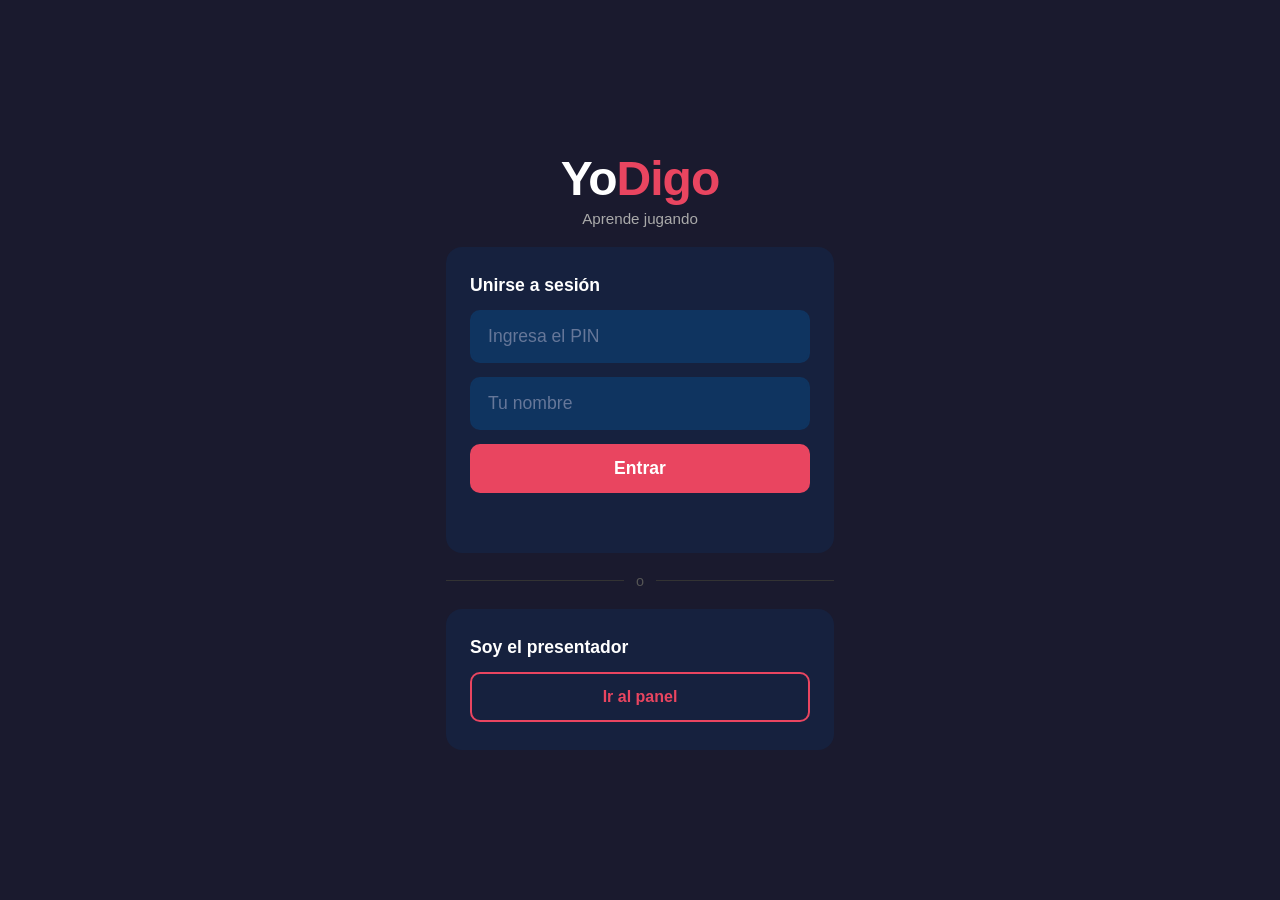
<file: frontend/index.html>
<!DOCTYPE html>
<html lang="es">
<head>
  <meta charset="UTF-8">
  <meta name="viewport" content="width=device-width, initial-scale=1.0">
  <title>YoDigo</title>
  <link rel="stylesheet" href="css/styles.css">
</head>
<body>

  <div class="home-container">

    <!-- LOGO -->
    <div class="logo">
      <h1>Yo<span>Digo</span></h1>
      <p>Aprende jugando</p>
    </div>

    <!-- INGRESAR CON PIN -->
    <div class="card" id="join-card">
      <h2>Unirse a sesión</h2>
      <input
        type="number"
        id="pin-input"
        placeholder="Ingresa el PIN"
        maxlength="6"
      />
      <input
        type="text"
        id="name-input"
        placeholder="Tu nombre"
        maxlength="30"
      />
      <button class="btn-primary" onclick="joinSession()">Entrar</button>
      <p id="join-error" class="error-msg"></p>
    </div>

    <!-- SEPARADOR -->
    <div class="divider">
      <span>o</span>
    </div>

    <!-- ACCESO PRESENTADOR -->
    <div class="card" id="presenter-card">
      <h2>Soy el presentador</h2>
      <button class="btn-secondary" onclick="goToPresenter()">
        Ir al panel
      </button>
    </div>

  </div>

  <script src="js/api.js"></script>
  <script>
    async function joinSession() {
      const pin = document.getElementById('pin-input').value.trim();
      const name = document.getElementById('name-input').value.trim();
      const errorEl = document.getElementById('join-error');

      errorEl.textContent = '';

      if (pin.length !== 6) {
        errorEl.textContent = 'El PIN debe tener 6 dígitos';
        return;
      }
      if (!name) {
        errorEl.textContent = 'Ingresa tu nombre';
        return;
      }

      const btn = document.querySelector('#join-card .btn-primary');
      btn.textContent = 'Buscando...';
      btn.disabled = true;

      const result = await Sessions.getByPin(pin);

      if (!result.success) {
        errorEl.textContent = 'PIN no encontrado';
        btn.textContent = 'Entrar';
        btn.disabled = false;
        return;
      }

      if (result.data.status === 'ended') {
        errorEl.textContent = 'Esta sesión ya terminó';
        btn.textContent = 'Entrar';
        btn.disabled = false;
        return;
      }

      // Guardar datos en sessionStorage
      sessionStorage.setItem('session_id', result.data.id);
      sessionStorage.setItem('session_pin', pin);
      sessionStorage.setItem('participant_name', name);

      // Ir a la vista del participante
      window.location.href = 'participant.html';
    }

    function goToPresenter() {
      window.location.href = 'presenter.html';
    }

    // Permitir Enter en los inputs
    document.getElementById('pin-input').addEventListener('keypress', e => {
      if (e.key === 'Enter') joinSession();
    });
    document.getElementById('name-input').addEventListener('keypress', e => {
      if (e.key === 'Enter') joinSession();
    });
  </script>

</body>
</html>
</file>
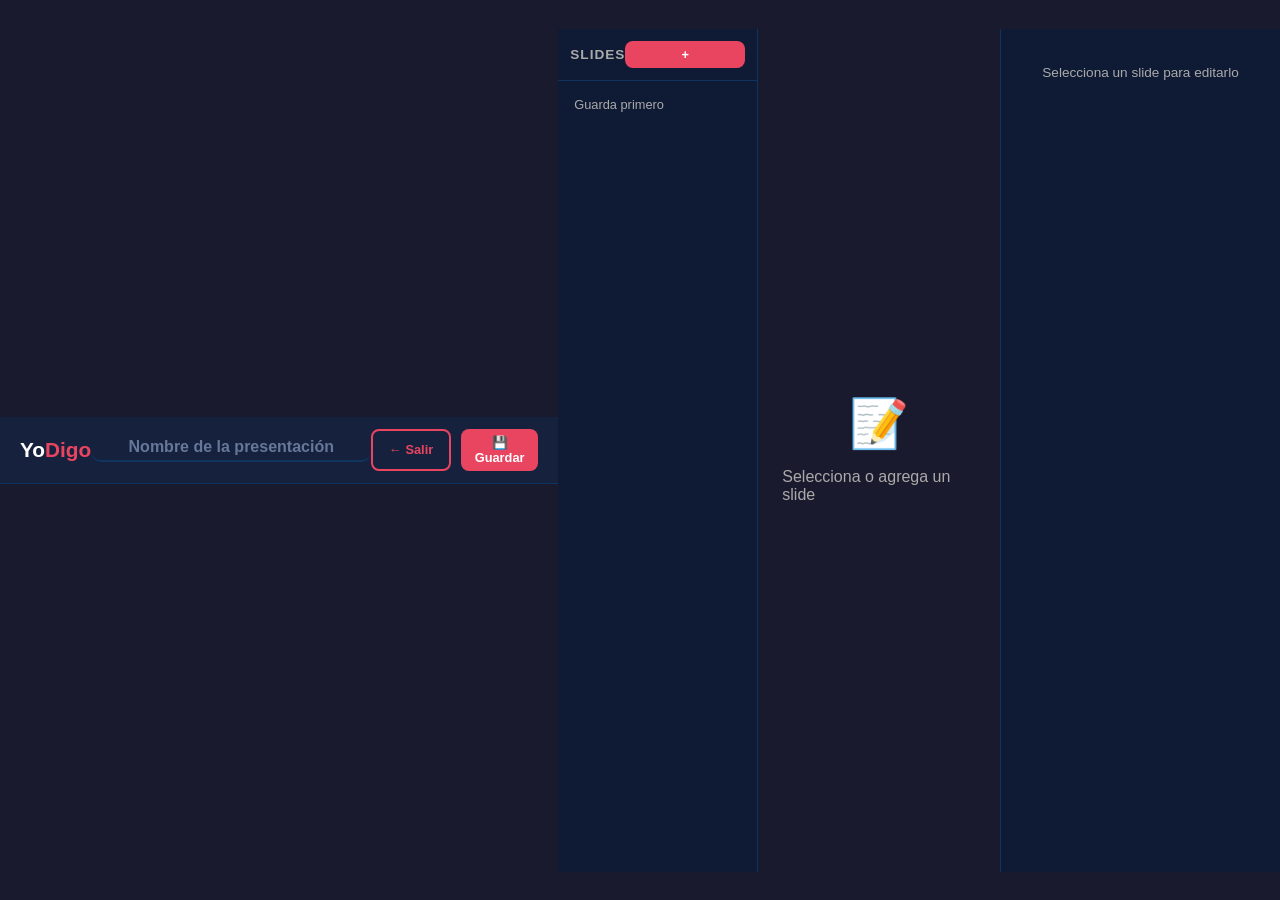
<file: frontend/editor.html>
<!DOCTYPE html>
<html lang="es">
<head>
  <meta charset="UTF-8">
  <meta name="viewport" content="width=device-width, initial-scale=1.0">
  <title>YoDigo — Editor</title>
  <link rel="stylesheet" href="css/styles.css">
  <style>
    * { margin:0; padding:0; box-sizing:border-box; }
    body { font-family:'Segoe UI',sans-serif; background:#1a1a2e; color:#fff; min-height:100vh; }

    /* ── HEADER ── */
    .editor-header {
      display:flex; align-items:center; justify-content:space-between;
      padding:12px 20px; background:#16213e;
      border-bottom:1px solid #0f3460; position:sticky; top:0; z-index:100;
    }
    .logo-small { font-size:1.3rem; font-weight:800; }
    .logo-small span { color:#e94560; }
    .header-center { display:flex; flex-direction:column; align-items:center; gap:4px; }
    .header-center input {
      background:transparent; border:none; border-bottom:2px solid #0f3460;
      color:#fff; font-size:1rem; font-weight:600; text-align:center;
      padding:4px 12px; outline:none; min-width:280px;
    }
    .header-center input:focus { border-color:#e94560; }
    .header-center small { color:#aaa; font-size:0.75rem; }
    .header-actions { display:flex; gap:10px; }

    /* ── LAYOUT PRINCIPAL ── */
    .editor-layout {
      display:grid;
      grid-template-columns:200px 1fr 280px;
      height:calc(100vh - 57px);
    }

    /* ── PANEL IZQUIERDO: LISTA SLIDES ── */
    .slides-sidebar {
      background:#0f1b35; border-right:1px solid #0f3460;
      display:flex; flex-direction:column; overflow:hidden;
    }
    .slides-sidebar-header {
      padding:12px; border-bottom:1px solid #0f3460;
      display:flex; justify-content:space-between; align-items:center;
    }
    .slides-sidebar-header h3 { font-size:0.85rem; color:#aaa; text-transform:uppercase; letter-spacing:1px; }
    .slides-scroll { overflow-y:auto; flex:1; padding:8px; display:flex; flex-direction:column; gap:6px; }

    .slide-thumb {
      background:#16213e; border-radius:8px; padding:10px;
      cursor:pointer; border:2px solid transparent; transition:all 0.15s;
      display:flex; align-items:center; gap:8px;
    }
    .slide-thumb:hover { border-color:#e94560; }
    .slide-thumb.active { border-color:#e94560; background:#1e2d50; }
    .slide-num {
      background:#e94560; color:#fff; border-radius:50%;
      width:22px; height:22px; display:flex; align-items:center;
      justify-content:center; font-size:0.7rem; font-weight:700; flex-shrink:0;
    }
    .slide-thumb-info { overflow:hidden; }
    .slide-type-badge {
      font-size:0.65rem; color:#e94560; text-transform:uppercase;
      letter-spacing:0.5px; font-weight:600;
    }
    .slide-thumb-q {
      font-size:0.78rem; color:#ccc; white-space:nowrap;
      overflow:hidden; text-overflow:ellipsis; max-width:130px;
    }

    /* ── CENTRO: PREVIEW TIPO KAHOOT ── */
    .slide-preview {
      display:flex; flex-direction:column;
      background:#1a1a2e; overflow-y:auto;
    }
    .preview-area {
      flex:1; display:flex; flex-direction:column;
      padding:24px; gap:16px; max-width:720px; margin:0 auto; width:100%;
    }

    .preview-type-selector {
      display:flex; gap:8px; flex-wrap:wrap;
    }
    .type-btn {
      padding:8px 14px; border-radius:20px; border:2px solid #0f3460;
      background:transparent; color:#aaa; font-size:0.8rem; font-weight:600;
      cursor:pointer; transition:all 0.15s;
    }
    .type-btn:hover { border-color:#e94560; color:#fff; }
    .type-btn.active { background:#e94560; border-color:#e94560; color:#fff; }

    /* Pregunta */
    .question-preview {
      background:#16213e; border-radius:16px; padding:20px;
      display:flex; flex-direction:column; gap:12px;
    }
    .question-preview textarea {
      background:transparent; border:none; color:#fff;
      font-size:1.4rem; font-weight:700; width:100%;
      resize:none; outline:none; font-family:inherit; line-height:1.4;
    }
    .question-preview textarea::placeholder { color:#444; }

    /* Imagen */
    .image-area {
      background:#16213e; border-radius:16px; padding:16px;
      display:flex; flex-direction:column; gap:10px; align-items:center;
    }
    .image-preview-box {
      width:100%; max-height:180px; border-radius:10px;
      object-fit:cover; display:none;
    }
    .image-upload-zone {
      width:100%; padding:20px; border:2px dashed #0f3460;
      border-radius:10px; text-align:center; cursor:pointer;
      transition:border 0.2s; color:#aaa; font-size:0.85rem;
    }
    .image-upload-zone:hover { border-color:#e94560; color:#fff; }
    .image-upload-zone input { display:none; }

    /* Opciones múltiple */
    .options-preview {
      display:grid; grid-template-columns:1fr 1fr; gap:12px;
    }
    .option-preview-btn {
      border-radius:12px; padding:18px 16px; border:none;
      font-size:1rem; font-weight:700; color:#fff;
      display:flex; align-items:center; gap:10px; cursor:pointer;
      transition:opacity 0.15s;
    }
    .option-preview-btn:hover { opacity:0.85; }
    .op-0 { background:#e74c3c; }
    .op-1 { background:#2980b9; }
    .op-2 { background:#27ae60; }
    .op-3 { background:#f39c12; }
    .op-icon { font-size:1.2rem; }
    .op-input {
      background:transparent; border:none; color:#fff;
      font-size:0.95rem; font-weight:600; width:100%;
      outline:none; font-family:inherit;
    }
    .op-input::placeholder { color:rgba(255,255,255,0.5); }

    /* Respuesta abierta preview */
    .open-preview {
      background:#16213e; border-radius:12px; padding:20px;
      color:#aaa; text-align:center; font-size:0.95rem;
      border:2px dashed #0f3460;
    }

    /* Blanks preview */
    .blanks-hint {
      background:#16213e; border-radius:12px; padding:16px;
      font-size:0.85rem; color:#aaa; border-left:3px solid #e94560;
    }

    /* Wordcloud preview */
    .wordcloud-preview {
      background:#16213e; border-radius:12px; padding:20px;
      text-align:center; color:#aaa; font-size:0.9rem;
    }

    /* Drawing preview */
    .drawing-preview {
      background:#16213e; border-radius:12px; padding:20px;
      text-align:center; color:#aaa; font-size:0.9rem;
    }

    /* ── PANEL DERECHO: OPCIONES ── */
    .options-sidebar {
      background:#0f1b35; border-left:1px solid #0f3460;
      padding:16px; overflow-y:auto; display:flex; flex-direction:column; gap:16px;
    }
    .options-sidebar h3 { font-size:0.8rem; color:#aaa; text-transform:uppercase; letter-spacing:1px; margin-bottom:4px; }

    .opt-group { display:flex; flex-direction:column; gap:8px; }
    .opt-label { font-size:0.8rem; color:#aaa; }

    .opt-input {
      width:100%; padding:10px 12px; border-radius:8px;
      border:2px solid #1a2a4a; background:#1a2a4a;
      color:#fff; font-size:0.9rem; outline:none; font-family:inherit;
    }
    .opt-input:focus { border-color:#e94560; }

    .correct-selector { display:flex; flex-direction:column; gap:6px; }
    .correct-opt {
      display:flex; align-items:center; gap:8px; padding:8px 10px;
      border-radius:8px; cursor:pointer; border:2px solid transparent;
      transition:all 0.15s; font-size:0.85rem;
    }
    .correct-opt:hover { border-color:#27ae60; }
    .correct-opt.selected { border-color:#27ae60; background:#1a3a2a; }
    .correct-dot { width:12px; height:12px; border-radius:50%; flex-shrink:0; }

    .save-slide-btn {
      width:100%; padding:14px; border-radius:10px; border:none;
      background:#e94560; color:#fff; font-size:1rem; font-weight:700;
      cursor:pointer; transition:background 0.2s; margin-top:auto;
    }
    .save-slide-btn:hover { background:#c73652; }
    .save-slide-btn:disabled { background:#555; cursor:not-allowed; }

    .delete-slide-btn {
      width:100%; padding:10px; border-radius:10px; border:2px solid #c0392b;
      background:transparent; color:#c0392b; font-size:0.85rem; font-weight:600;
      cursor:pointer; transition:all 0.2s;
    }
    .delete-slide-btn:hover { background:#c0392b; color:#fff; }

    .msg { font-size:0.82rem; text-align:center; min-height:16px; }
    .msg.ok  { color:#27ae60; }
    .msg.err { color:#e94560; }

    /* Botones generales */
    .btn-primary {
      padding:10px 18px; border-radius:8px; border:none;
      background:#e94560; color:#fff; font-size:0.9rem;
      font-weight:700; cursor:pointer; transition:background 0.2s;
    }
    .btn-primary:hover { background:#c73652; }
    .btn-secondary {
      padding:10px 18px; border-radius:8px;
      border:2px solid #e94560; background:transparent;
      color:#e94560; font-size:0.9rem; font-weight:600; cursor:pointer;
    }
    .btn-secondary:hover { background:#e94560; color:#fff; }
    .btn-sm { padding:6px 12px; font-size:0.8rem; }
    .hidden { display:none !important; }

    /* Spinner */
    .saving-msg { color:#aaa; font-size:0.82rem; text-align:center; }
  </style>
</head>
<body>

<!-- HEADER -->
<header class="editor-header">
  <div class="logo-small">Yo<span>Digo</span></div>
  <div class="header-center">
    <input type="text" id="pres-name" placeholder="Nombre de la presentación"/>
    <small id="pres-msg" class="saving-msg"></small>
  </div>
  <div class="header-actions">
    <button class="btn-secondary btn-sm" onclick="window.location.href='presenter.html'">← Salir</button>
    <button class="btn-primary btn-sm" onclick="savePresentation()">💾 Guardar</button>
  </div>
</header>

<!-- LAYOUT -->
<div class="editor-layout">

  <!-- SIDEBAR IZQUIERDA: SLIDES -->
  <div class="slides-sidebar">
    <div class="slides-sidebar-header">
      <h3>Slides</h3>
      <button class="btn-primary btn-sm" onclick="addSlide()">+</button>
    </div>
    <div class="slides-scroll" id="slides-list">
      <p style="color:#aaa;font-size:0.8rem;padding:8px">Guarda primero</p>
    </div>
  </div>

  <!-- CENTRO: PREVIEW -->
  <div class="slide-preview" id="slide-preview">
    <div class="preview-area" id="preview-area">
      <div style="display:flex;flex-direction:column;align-items:center;justify-content:center;height:100%;gap:16px;color:#aaa">
        <div style="font-size:3rem">📝</div>
        <p>Selecciona o agrega un slide</p>
      </div>
    </div>
  </div>

  <!-- SIDEBAR DERECHA: OPCIONES -->
  <div class="options-sidebar" id="options-sidebar">
    <div style="color:#aaa;font-size:0.85rem;text-align:center;padding:20px 0">
      Selecciona un slide para editarlo
    </div>
  </div>

</div>

<script src="js/api.js"></script>
<script>
// ── ESTADO ────────────────────────────────────────────────────
let presentationId = null;
let slides = [];
let currentSlideId = null;
let currentType = 'multiple';
const COLORS = ['#e74c3c','#2980b9','#27ae60','#f39c12'];
const ICONS  = ['▲','◆','●','★'];

// ── INICIO ────────────────────────────────────────────────────
window.addEventListener('load', async () => {
  const params = new URLSearchParams(window.location.search);
  const id = params.get('id');
  if (id) {
    presentationId = id;
    await loadPresentation(id);
    await loadSlides();
  }
});

async function loadPresentation(id) {
  const result = await Presentations.get(id);
  if (result.success) {
    document.getElementById('pres-name').value = result.data.name || '';
  }
}

// ── GUARDAR PRESENTACIÓN ──────────────────────────────────────
async function savePresentation() {
  const name = document.getElementById('pres-name').value.trim();
  const msg  = document.getElementById('pres-msg');
  if (!name) { msg.textContent = 'Escribe un nombre'; return; }

  msg.textContent = 'Guardando...';
  let result;
  if (presentationId) {
    result = await Presentations.update({ id: presentationId, name });
  } else {
    result = await Presentations.create({ name });
    if (result.success) presentationId = result.id;
  }
  msg.textContent = result.success ? '✓ Guardado' : 'Error';
  if (result.success) await loadSlides();
}

// ── SLIDES ────────────────────────────────────────────────────
async function loadSlides() {
  if (!presentationId) return;
  const result = await Slides.getAll(presentationId);
  slides = result.data || [];
  renderSlidesList();
}

function renderSlidesList() {
  const list = document.getElementById('slides-list');
  if (!slides.length) {
    list.innerHTML = '<p style="color:#aaa;font-size:0.8rem;padding:8px">Sin slides aún</p>';
    return;
  }
  list.innerHTML = slides.map((s, i) => `
    <div class="slide-thumb ${s.id === currentSlideId ? 'active' : ''}"
      onclick="selectSlide('${s.id}')">
      <div class="slide-num">${i+1}</div>
      <div class="slide-thumb-info">
        <div class="slide-type-badge">${typeLabel(s.type)}</div>
        <div class="slide-thumb-q">${s.question || 'Sin pregunta'}</div>
      </div>
    </div>
  `).join('');
}

function selectSlide(id) {
  currentSlideId = id;
  const slide = slides.find(s => s.id === id);
  if (!slide) return;
  currentType = slide.type || 'multiple';
  renderSlidesList();
  renderPreview(slide);
  renderOptionsSidebar(slide);
}

async function addSlide() {
  if (!presentationId) { alert('Guarda la presentación primero'); return; }
  const result = await Slides.create({
    presentation_id: presentationId,
    type: 'multiple',
    question: '',
    options: 'Opción A,Opción B,Opción C,Opción D',
    correct: '',
    media_url: ''
  });
  if (result.success) {
    await loadSlides();
    selectSlide(result.id);
  }
}

// ── PREVIEW CENTRAL ───────────────────────────────────────────
function renderPreview(slide) {
  const area = document.getElementById('preview-area');
  const opts = slide.options ? slide.options.split(',') : ['Opción A','Opción B','Opción C','Opción D'];

  area.innerHTML = `
    <!-- Selector de tipo -->
    <div class="preview-type-selector">
      ${['multiple','open','blanks','wordcloud','drawing'].map(t => `
        <button class="type-btn ${slide.type===t?'active':''}"
          onclick="changeType('${t}')">${typeLabel(t)}</button>
      `).join('')}
    </div>

    <!-- Imagen -->
    <div class="image-area">
      ${slide.media_url
        ? `<img id="img-preview" class="image-preview-box" src="${slide.media_url}"
             style="display:block" onerror="this.style.display='none'"/>`
        : `<img id="img-preview" class="image-preview-box"/>`
      }
      <div class="image-upload-zone" onclick="document.getElementById('img-upload').click()">
        <input type="file" id="img-upload" accept="image/*" onchange="handleImageUpload(event)"/>
        📷 Haz clic para subir una imagen
      </div>
    </div>

    <!-- Pregunta -->
    <div class="question-preview">
      <textarea id="q-text" rows="3"
        placeholder="Escribe tu pregunta aquí..."
        oninput="syncQuestion()">${slide.question || ''}</textarea>
    </div>

    <!-- Respuestas según tipo -->
    <div id="answers-area">
      ${renderAnswersArea(slide, opts)}
    </div>
  `;
}

function renderAnswersArea(slide, opts) {
  switch(slide.type) {
    case 'multiple':
      return `<div class="options-preview">
        ${opts.map((o,i) => `
          <button class="option-preview-btn op-${i}">
            <span class="op-icon">${ICONS[i]}</span>
            <input class="op-input" type="text" value="${o.trim()}"
              placeholder="Opción ${i+1}"
              oninput="syncOptions()"
              id="opt-${i}"/>
          </button>
        `).join('')}
      </div>`;
    case 'open':
      return `<div class="open-preview">
        📝 Los participantes escribirán su respuesta libremente
      </div>`;
    case 'blanks':
      return `<div class="blanks-hint">
        💡 Usa <strong>___</strong> en la pregunta para marcar el espacio en blanco.<br>
        Ej: "El cielo es ___ de color"
      </div>`;
    case 'wordcloud':
      return `<div class="wordcloud-preview">
        ☁️ Los participantes enviarán una palabra — se mostrará como nube
      </div>`;
    case 'drawing':
      return `<div class="drawing-preview">
        🎨 Los participantes dibujarán su respuesta en un canvas
      </div>`;
    default: return '';
  }
}

// ── SIDEBAR DERECHA ───────────────────────────────────────────
function renderOptionsSidebar(slide) {
  const opts = slide.options ? slide.options.split(',') : [];
  const sidebar = document.getElementById('options-sidebar');

  sidebar.innerHTML = `
    <h3>Configuración</h3>

    ${slide.type === 'multiple' ? `
      <div class="opt-group">
        <div class="opt-label">Respuesta correcta</div>
        <div class="correct-selector" id="correct-selector">
          ${opts.map((o,i) => `
            <div class="correct-opt ${slide.correct===o.trim()?'selected':''}"
              onclick="selectCorrect('${o.trim()}')"
              id="correct-${i}">
              <div class="correct-dot" style="background:${COLORS[i]}"></div>
              <span>${o.trim()}</span>
            </div>
          `).join('')}
        </div>
      </div>
    ` : ''}

    ${slide.type === 'blanks' ? `
      <div class="opt-group">
        <div class="opt-label">Respuesta correcta esperada</div>
        <input class="opt-input" type="text" id="blanks-correct"
          value="${slide.correct || ''}" placeholder="Respuesta exacta"/>
      </div>
    ` : ''}

    ${slide.type === 'open' || slide.type === 'wordcloud' || slide.type === 'drawing' ? `
      <div style="color:#aaa;font-size:0.82rem;padding:8px 0">
        Este tipo no requiere respuesta correcta
      </div>
    ` : ''}

    <div class="opt-group">
      <div class="opt-label">URL de imagen (alternativa)</div>
      <input class="opt-input" type="text" id="media-url"
        value="${slide.media_url || ''}" placeholder="https://..."
        oninput="syncMediaUrl()"/>
    </div>

    <div style="margin-top:auto;display:flex;flex-direction:column;gap:8px">
      <p class="msg" id="slide-msg"></p>
      <button class="save-slide-btn" onclick="saveSlide()">💾 Guardar slide</button>
      <button class="delete-slide-btn" onclick="deleteCurrentSlide()">🗑 Eliminar slide</button>
    </div>
  `;
}

// ── SYNC ──────────────────────────────────────────────────────
function syncQuestion() {
  // solo actualiza en memoria, se guarda al hacer click
}

function syncOptions() {
  // actualiza el selector de correcta en sidebar
  const slide = slides.find(s => s.id === currentSlideId);
  if (!slide) return;
  const opts = [0,1,2,3].map(i => {
    const el = document.getElementById(`opt-${i}`);
    return el ? el.value.trim() : '';
  }).filter(Boolean);

  const selector = document.getElementById('correct-selector');
  if (!selector) return;
  selector.innerHTML = opts.map((o,i) => `
    <div class="correct-opt ${slide.correct===o?'selected':''}"
      onclick="selectCorrect('${o}')" id="correct-${i}">
      <div class="correct-dot" style="background:${COLORS[i]}"></div>
      <span>${o}</span>
    </div>
  `).join('');
}

function selectCorrect(val) {
  document.querySelectorAll('.correct-opt').forEach(el => el.classList.remove('selected'));
  const slide = slides.find(s => s.id === currentSlideId);
  if (slide) slide.correct = val;
  // resaltar el seleccionado
  document.querySelectorAll('.correct-opt').forEach(el => {
    if (el.querySelector('span') && el.querySelector('span').textContent === val) {
      el.classList.add('selected');
    }
  });
}

function syncMediaUrl() {
  const url = document.getElementById('media-url').value.trim();
  const img = document.getElementById('img-preview');
  if (img && url) { img.src = url; img.style.display = 'block'; }
}

// ── SUBIR IMAGEN ──────────────────────────────────────────────
async function handleImageUpload(event) {
  const file = event.target.files[0];
  if (!file) return;

  // Preview local inmediato
  const reader = new FileReader();
  reader.onload = e => {
    const img = document.getElementById('img-preview');
    if (img) { img.src = e.target.result; img.style.display = 'block'; }
  };
  reader.readAsDataURL(file);

  // Subir a Apps Script (como base64)
  const base64 = await fileToBase64(file);
  const result = await apiCall('uploadImage', {
    name: file.name,
    type: file.type,
    data: base64
  });

  if (result.success) {
    const urlInput = document.getElementById('media-url');
    if (urlInput) urlInput.value = result.url;
  }
}

function fileToBase64(file) {
  return new Promise((res, rej) => {
    const r = new FileReader();
    r.onload  = () => res(r.result.split(',')[1]);
    r.onerror = rej;
    r.readAsDataURL(file);
  });
}

// ── CAMBIAR TIPO ──────────────────────────────────────────────
function changeType(type) {
  currentType = type;
  const slide = slides.find(s => s.id === currentSlideId);
  if (!slide) return;
  slide.type = type;
  renderPreview(slide);
  renderOptionsSidebar(slide);
}

// ── GUARDAR SLIDE ─────────────────────────────────────────────
async function saveSlide() {
  if (!currentSlideId) return;
  const msg = document.getElementById('slide-msg');
  msg.textContent = 'Guardando...';
  msg.className = 'msg';

  const opts = [0,1,2,3].map(i => {
    const el = document.getElementById(`opt-${i}`);
    return el ? el.value.trim() : null;
  }).filter(Boolean);

  const slide = slides.find(s => s.id === currentSlideId);

  const data = {
    id:       currentSlideId,
    type:     currentType,
    question: document.getElementById('q-text')?.value.trim() || '',
    options:  opts.join(','),
    correct:  currentType === 'blanks'
              ? (document.getElementById('blanks-correct')?.value.trim() || '')
              : (slide?.correct || ''),
    media_url: document.getElementById('media-url')?.value.trim() || ''
  };

  const result = await Slides.update(data);
  msg.textContent = result.success ? '✓ Guardado' : '✗ Error';
  msg.className   = result.success ? 'msg ok' : 'msg err';
  if (result.success) await loadSlides();
}

async function deleteCurrentSlide() {
  if (!currentSlideId || !confirm('¿Eliminar este slide?')) return;
  await Slides.delete(currentSlideId);
  currentSlideId = null;
  document.getElementById('preview-area').innerHTML = `
    <div style="display:flex;flex-direction:column;align-items:center;
      justify-content:center;height:100%;gap:16px;color:#aaa">
      <div style="font-size:3rem">📝</div>
      <p>Selecciona o agrega un slide</p>
    </div>`;
  document.getElementById('options-sidebar').innerHTML =
    '<div style="color:#aaa;font-size:0.85rem;text-align:center;padding:20px 0">Selecciona un slide</div>';
  await loadSlides();
}

// ── HELPERS ───────────────────────────────────────────────────
function typeLabel(type) {
  return { multiple:'Múltiple', open:'Abierta', blanks:'Espacios',
           wordcloud:'Nube', drawing:'Dibujo' }[type] || type;
}
</script>

</body>
</html>
</file>
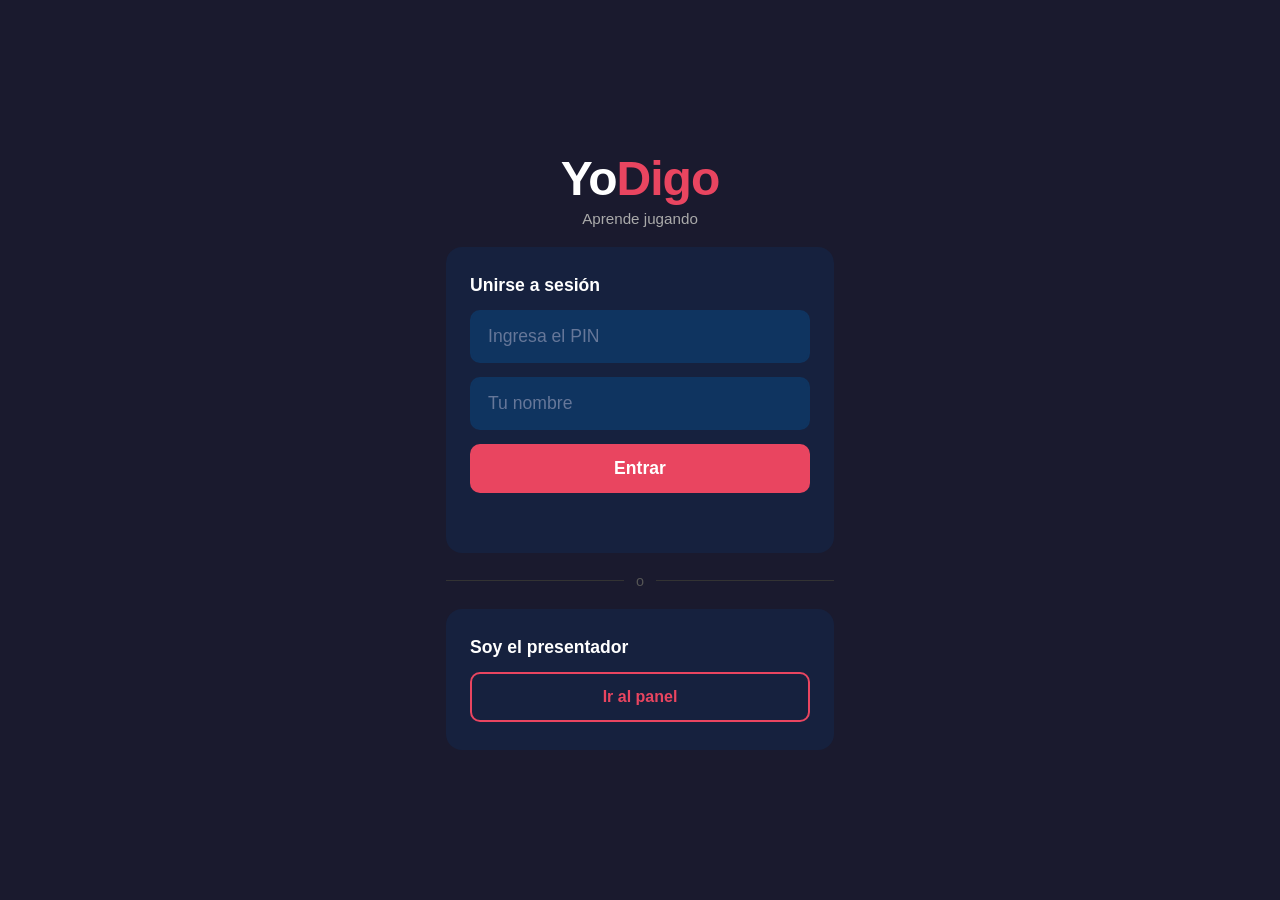
<file: frontend/participant.html>
<!DOCTYPE html>
<html lang="es">
<head>
  <meta charset="UTF-8">
  <meta name="viewport" content="width=device-width, initial-scale=1.0">
  <title>YoDigo — Participante</title>
  <link rel="stylesheet" href="css/styles.css">
  <link rel="stylesheet" href="css/participant.css">
</head>
<body>

  <header class="participant-header">
    <div class="logo-small">Yo<span>Digo</span></div>
    <span id="participant-name-header"></span>
  </header>

  <main class="participant-main">

    <!-- SALA DE ESPERA -->
    <div id="view-waiting" class="view">
      <div class="waiting-screen">
        <div class="pulse-circle"></div>
        <h2>Esperando que inicie la sesión...</h2>
        <p id="waiting-name"></p>
      </div>
    </div>

    <!-- PREGUNTA ACTIVA -->
    <div id="view-question" class="view hidden">
      <div id="question-container"></div>
    </div>

    <!-- RESPUESTA ENVIADA -->
    <div id="view-answered" class="view hidden">
      <div class="answered-screen">
        <div class="check-circle">✓</div>
        <h2>¡Respuesta enviada!</h2>
        <p>Espera la siguiente pregunta...</p>
      </div>
    </div>

    <!-- SESIÓN TERMINADA -->
    <div id="view-ended" class="view hidden">
      <div class="ended-screen">
        <h1>🎉</h1>
        <h2>¡Sesión finalizada!</h2>
        <p>Gracias por participar</p>
        <button class="btn-primary" onclick="window.location.href='index.html'">
          Volver al inicio
        </button>
      </div>
    </div>

  </main>

  <script src="js/api.js"></script>
  <script src="js/questions/multiple.js"></script>
  <script src="js/questions/open.js"></script>
  <script src="js/questions/blanks.js"></script>
  <script src="js/questions/wordcloud.js"></script>
  <script src="js/questions/drawing.js"></script>
  <script>
        // ── ESTADO ───────────────────────────────────────────────
    const sessionId   = sessionStorage.getItem('session_id');
    const sessionPin  = sessionStorage.getItem('session_pin');
    const participant = sessionStorage.getItem('participant_name');

    let currentSlide    = null;
    let pollingInterval = null;
    let lastSlideId     = null;
    let answered        = false;

    // ── INICIO ───────────────────────────────────────────────
    window.addEventListener('load', () => {
      if (!sessionId || !participant) {
        window.location.href = 'index.html';
        return;
      }

      document.getElementById('participant-name-header').textContent = participant;
      document.getElementById('waiting-name').textContent = `Hola, ${participant} 👋`;

      // Ping de conexión
      Responses.save({
        session_id:  sessionId,
        slide_id:    'ping_' + sessionId,
        participant: participant,
        answer:      'connected'
      });

      startPolling();
    });

    // ── POLLING ──────────────────────────────────────────────
    function startPolling() {
      pollingInterval = setInterval(checkSession, 2500);
    }

    async function checkSession() {
      const result = await Sessions.getById(sessionId);
      if (!result.success) return;

      const session = result.data;

      if (session.status === 'ended') {
        clearInterval(pollingInterval);
        showView('view-ended');
        return;
      }

      if (session.status === 'active') {
        await checkCurrentSlide(session);
      }
    }

    async function checkCurrentSlide(session) {
      const slidesResult = await Slides.getAll(session.presentation_id);
      if (!slidesResult.success || !slidesResult.data.length) return;

      const activeSlide = slidesResult.data.find(s => s.id === session.current_slide)
                      || slidesResult.data[0];

      if (activeSlide.id !== lastSlideId) {
        lastSlideId = activeSlide.id;
        currentSlide = activeSlide;
        answered = false;
        showQuestion(activeSlide);
      }
    }

    // ── MOSTRAR PREGUNTA ─────────────────────────────────────
    function showQuestion(slide) {
      const container = document.getElementById('question-container');

      switch (slide.type) {
        case 'multiple':  container.innerHTML = renderMultiple(slide);  break;
        case 'open':      container.innerHTML = renderOpen(slide);      break;
        case 'blanks':    container.innerHTML = renderBlanks(slide);    break;
        case 'wordcloud': container.innerHTML = renderWordcloud(slide); break;
        case 'drawing':
          container.innerHTML = renderDrawing(slide);
          initDrawing();
          break;
      }

      showView('view-question');
    }

    // ── ENVIAR RESPUESTA ─────────────────────────────────────
    async function submitAnswer(answer) {
      if (answered) return;
      answered = true;

      const result = await Responses.save({
        session_id:  sessionId,
        slide_id:    currentSlide.id,
        participant: participant,
        answer:      answer
      });

      if (result.success) {
        showView('view-answered');
      } else {
        answered = false;
        alert(result.message || 'Error al enviar');
      }
    }

    // ── NAVEGACIÓN ───────────────────────────────────────────
    function showView(id) {
      document.querySelectorAll('.view').forEach(v => v.classList.add('hidden'));
      document.getElementById(id).classList.remove('hidden');
    }
  </script>

</body>
</html>
</file>
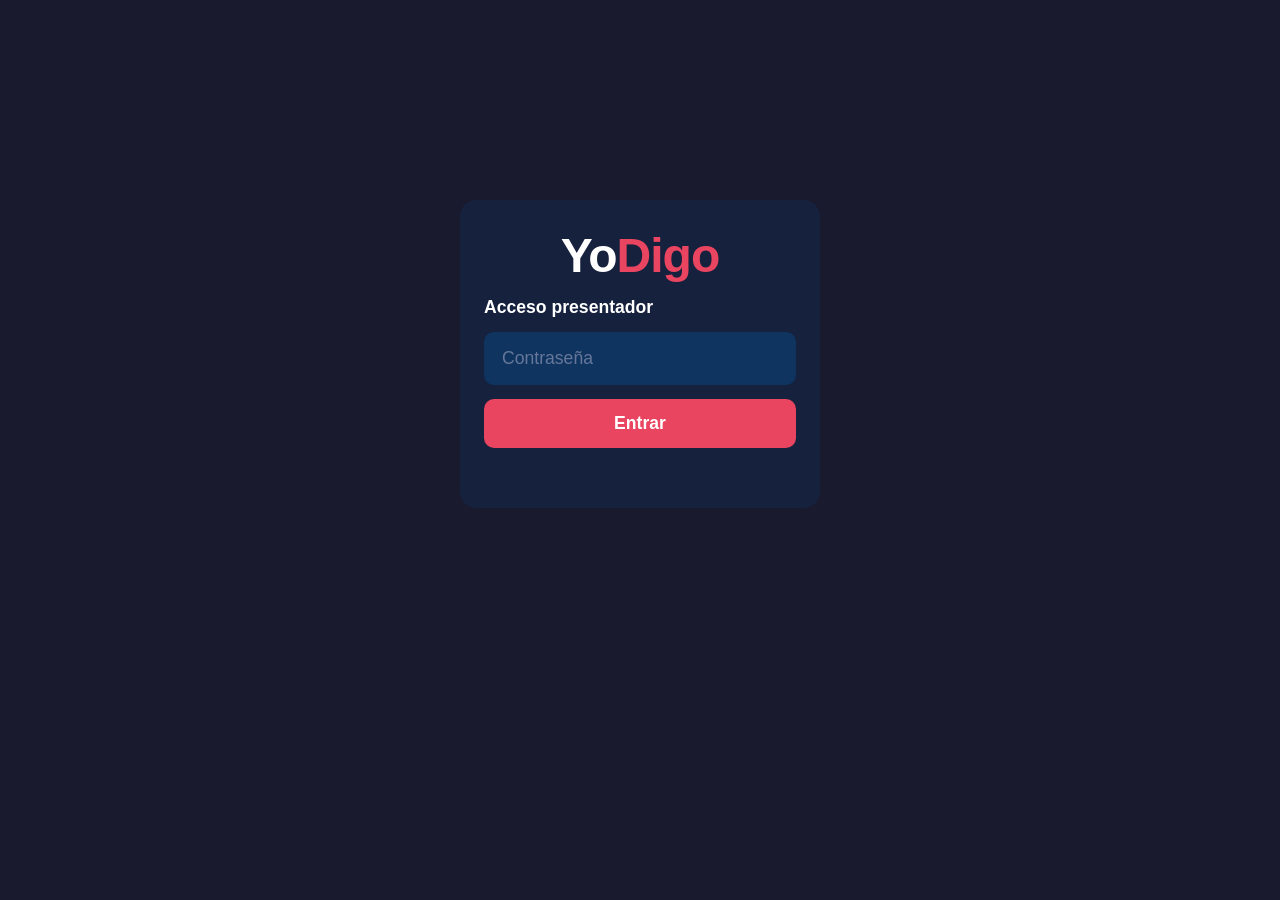
<file: frontend/presenter.html>
<!DOCTYPE html>
<html lang="es">
<head>
  <meta charset="UTF-8">
  <meta name="viewport" content="width=device-width, initial-scale=1.0">
  <title>YoDigo — Presentador</title>
  <link rel="stylesheet" href="css/styles.css">
  <link rel="stylesheet" href="css/presenter.css">
</head>
<body>

  <!-- PANTALLA DE ACCESO -->
  <div id="view-login" class="login-overlay">
    <div class="card" style="max-width:360px;margin:auto;margin-top:20vh">
      <div class="logo" style="text-align:center">
        <h1>Yo<span style="color:#e94560">Digo</span></h1>
      </div>
      <h2>Acceso presentador</h2>
      <input type="password" id="pass-input" placeholder="Contraseña"/>
      <button class="btn-primary" onclick="checkPassword()">Entrar</button>
      <p id="pass-error" class="error-msg"></p>
    </div>
  </div>

  <!-- HEADER -->
  <header class="presenter-header">
    <div class="logo-small">Yo<span>Digo</span></div>
    <div id="session-info" class="session-info hidden">
      <span>PIN: <strong id="session-pin">------</strong></span>
      <span id="participant-count">0 participantes</span>
    </div>
    <button class="btn-danger" id="end-btn" onclick="endSession()" style="display:none">
      Terminar sesión
    </button>
  </header>

  <!-- CONTENIDO PRINCIPAL -->
  <main class="presenter-main">

    <!-- VISTA 1: Seleccionar presentación -->
    <div id="view-select" class="view hidden">
      <h2>Selecciona una presentación</h2>
      <button class="btn-primary btn-sm" onclick="goToEditor()">
        + Nueva presentación
      </button>
      <div id="presentations-list" class="presentations-list">
        <p class="loading-msg">Cargando...</p>
      </div>
    </div>

    <!-- VISTA 2: Sala de espera -->
    <div id="view-waiting" class="view hidden">
      <div class="waiting-room">
        <h2>Sala de espera</h2>
        <div class="pin-display">
          <p>PIN de sesión</p>
          <h1 id="big-pin">------</h1>
        </div>
        <div class="participants-box">
          <p id="waiting-count">Esperando participantes...</p>
          <div id="participants-names" class="participants-names"></div>
        </div>
        <button class="btn-primary" onclick="startPresentation()">
          Iniciar presentación
        </button>
      </div>
    </div>

    <!-- VISTA 3: Presentación activa -->
    <div id="view-presenting" class="view hidden">
      <div class="slide-header">
        <span id="slide-counter">Slide 1 / 1</span>
        <div class="slide-controls">
          <button class="btn-secondary btn-sm" onclick="prevSlide()">← Anterior</button>
          <button class="btn-primary btn-sm" onclick="nextSlide()">Siguiente →</button>
        </div>
      </div>
      <div id="slide-display" class="slide-display"></div>
      <div class="responses-panel">
        <h3>Respuestas: <span id="response-count">0</span></h3>
        <div id="responses-display"></div>
      </div>
    </div>

  </main>

  <script src="js/api.js"></script>
  <script>
    // ── ESTADO ───────────────────────────────────────────────
    const PRESENTER_PASS  = 'yodigo2024';
    let currentSession    = null;
    let currentSlides     = [];
    let currentSlideIndex = 0;
    let pollingInterval   = null;

    // ── INICIO ───────────────────────────────────────────────
    window.addEventListener('load', () => {
      document.getElementById('pass-input').addEventListener('keypress', e => {
        if (e.key === 'Enter') checkPassword();
      });
    });

    // ── CONTRASEÑA ───────────────────────────────────────────
    function checkPassword() {
      const input = document.getElementById('pass-input').value;
      if (input === PRESENTER_PASS) {
        document.getElementById('view-login').style.display = 'none';
        showView('view-select');
        loadPresentations();
      } else {
        document.getElementById('pass-error').textContent = 'Contraseña incorrecta';
      }
    }

    // ── PRESENTACIONES ───────────────────────────────────────
    async function loadPresentations() {
      const result = await Presentations.getAll();
      const list = document.getElementById('presentations-list');

      if (!result.success || result.data.length === 0) {
        list.innerHTML = '<p class="loading-msg">No hay presentaciones aún. Crea una.</p>';
        return;
      }

      list.innerHTML = result.data.map(p => `
        <div class="presentation-card">
          <div>
            <strong>${p.name}</strong>
            <small>${p.description || ''}</small>
          </div>
          <div class="card-actions">
            <button class="btn-secondary btn-sm" onclick="editPresentation('${p.id}')">Editar</button>
            <button class="btn-primary btn-sm" onclick="startSession('${p.id}')">Iniciar</button>
          </div>
        </div>
      `).join('');
    }

    // ── SESIÓN ───────────────────────────────────────────────
    async function startSession(presentation_id) {
      const result = await Sessions.create(presentation_id);
      if (!result.success) { alert('Error al crear sesión'); return; }

      currentSession = result;
      document.getElementById('session-pin').textContent = result.pin;
      document.getElementById('big-pin').textContent = result.pin;
      document.getElementById('session-info').classList.remove('hidden');
      document.getElementById('end-btn').style.display = 'block';

      showView('view-waiting');
      startPollingParticipants();
    }

    async function startPresentation() {
      await Sessions.update({ id: currentSession.id, status: 'active' });
      const slidesResult = await Slides.getAll(currentSession.presentation_id);
      currentSlides = slidesResult.data;
      currentSlideIndex = 0;

      await Sessions.setSlide(currentSession.id, currentSlides[0].id);

      stopPolling();
      showView('view-presenting');
      renderSlide();
      startPollingResponses();
    }

    async function endSession() {
      if (!confirm('¿Terminar la sesión?')) return;
      await Sessions.update({ id: currentSession.id, status: 'ended' });
      stopPolling();
      currentSession = null;
      document.getElementById('session-info').classList.add('hidden');
      document.getElementById('end-btn').style.display = 'none';
      showView('view-select');
      await loadPresentations();
    }

    // ── SLIDES ───────────────────────────────────────────────
    function renderSlide() {
      const slide = currentSlides[currentSlideIndex];
      const total = currentSlides.length;
      document.getElementById('slide-counter').textContent =
        `Slide ${currentSlideIndex + 1} / ${total}`;

      const display = document.getElementById('slide-display');
      display.innerHTML = `
        <div class="slide-type-badge">${slideTypeLabel(slide.type)}</div>
        <h2 class="slide-question">${slide.question}</h2>
        ${slide.type === 'multiple' ? renderOptions(slide.options) : ''}
        ${slide.media_url ? `<img src="${slide.media_url}" class="slide-media"/>` : ''}
      `;
      document.getElementById('responses-display').innerHTML = '';
      document.getElementById('response-count').textContent = '0';
    }

    function renderOptions(options) {
      if (!options) return '';
      return `<div class="options-grid">
        ${options.split(',').map((o, i) =>
          `<div class="option-box option-${i}">${o.trim()}</div>`
        ).join('')}
      </div>`;
    }

    function slideTypeLabel(type) {
      const labels = {
        multiple:  'Opción múltiple',
        open:      'Respuesta abierta',
        blanks:    'Completar espacios',
        wordcloud: 'Nube de palabras',
        drawing:   'Dibujar'
      };
      return labels[type] || type;
    }

    async function prevSlide() {
      if (currentSlideIndex > 0) {
        currentSlideIndex--;
        renderSlide();
        await Sessions.setSlide(currentSession.id, currentSlides[currentSlideIndex].id);
      }
    }

    async function nextSlide() {
      if (currentSlideIndex < currentSlides.length - 1) {
        currentSlideIndex++;
        renderSlide();
        await Sessions.setSlide(currentSession.id, currentSlides[currentSlideIndex].id);
      }
    }

    // ── POLLING ──────────────────────────────────────────────
    function startPollingParticipants() {
      pollingInterval = setInterval(async () => {
        const result = await Responses.get(currentSession.id, null);
        if (!result.success) return;
        
        // Incluir pings y respuestas reales para contar participantes únicos
        const names = [...new Set(result.data.map(r => r.participant))];
        document.getElementById('waiting-count').textContent =
          `${names.length} participante(s) conectado(s)`;
        document.getElementById('participants-names').innerHTML =
          names.map(n => `<span class="name-tag">${n}</span>`).join('');
        document.getElementById('participant-count').textContent =
          `${names.length} participantes`;
      }, 3000);
    }

    function startPollingResponses() {
      pollingInterval = setInterval(async () => {
        const slide = currentSlides[currentSlideIndex];
        const result = await Responses.count(currentSession.id, slide.id);
        document.getElementById('response-count').textContent = result.count || 0;
      }, 2000);
    }

    function stopPolling() {
      if (pollingInterval) clearInterval(pollingInterval);
    }

    // ── NAVEGACIÓN ───────────────────────────────────────────
    function showView(id) {
      document.querySelectorAll('.view').forEach(v => v.classList.add('hidden'));
      document.getElementById(id).classList.remove('hidden');
    }

    function goToEditor()          { window.location.href = 'editor.html'; }
    function editPresentation(id)  { window.location.href = `editor.html?id=${id}`; }
  </script>

</body>
</html>
</file>
<file: frontend/css/styles.css>
/* ── RESET Y BASE ─────────────────────────────────────────── */
* {
  margin: 0;
  padding: 0;
  box-sizing: border-box;
}

body {
  font-family: 'Segoe UI', sans-serif;
  background: #1a1a2e;
  color: #ffffff;
  min-height: 100vh;
  display: flex;
  align-items: center;
  justify-content: center;
}

/* ── HOME ─────────────────────────────────────────────────── */
.home-container {
  width: 100%;
  max-width: 420px;
  padding: 24px 16px;
  display: flex;
  flex-direction: column;
  align-items: center;
  gap: 20px;
}

/* ── LOGO ─────────────────────────────────────────────────── */
.logo h1 {
  font-size: 3rem;
  font-weight: 800;
  text-align: center;
  letter-spacing: -1px;
}

.logo h1 span {
  color: #e94560;
}

.logo p {
  text-align: center;
  color: #aaaaaa;
  font-size: 0.95rem;
  margin-top: 4px;
}

/* ── CARD ─────────────────────────────────────────────────── */
.card {
  background: #16213e;
  border-radius: 16px;
  padding: 28px 24px;
  width: 100%;
  display: flex;
  flex-direction: column;
  gap: 14px;
}

.card h2 {
  font-size: 1.1rem;
  font-weight: 600;
  color: #ffffff;
}

/* ── INPUTS ───────────────────────────────────────────────── */
input {
  width: 100%;
  padding: 14px 16px;
  border-radius: 10px;
  border: 2px solid #0f3460;
  background: #0f3460;
  color: #ffffff;
  font-size: 1.1rem;
  outline: none;
  transition: border 0.2s;
}

input:focus {
  border-color: #e94560;
}

input::placeholder {
  color: #667799;
}

/* ── BOTONES ──────────────────────────────────────────────── */
.btn-primary {
  width: 100%;
  padding: 14px;
  border-radius: 10px;
  border: none;
  background: #e94560;
  color: #ffffff;
  font-size: 1.1rem;
  font-weight: 700;
  cursor: pointer;
  transition: background 0.2s, transform 0.1s;
}

.btn-primary:hover  { background: #c73652; }
.btn-primary:active { transform: scale(0.98); }
.btn-primary:disabled { background: #666; cursor: not-allowed; }

.btn-secondary {
  width: 100%;
  padding: 14px;
  border-radius: 10px;
  border: 2px solid #e94560;
  background: transparent;
  color: #e94560;
  font-size: 1rem;
  font-weight: 600;
  cursor: pointer;
  transition: all 0.2s;
}

.btn-secondary:hover {
  background: #e94560;
  color: #ffffff;
}

/* ── DIVIDER ──────────────────────────────────────────────── */
.divider {
  display: flex;
  align-items: center;
  width: 100%;
  gap: 12px;
  color: #555;
  font-size: 0.9rem;
}

.divider::before,
.divider::after {
  content: '';
  flex: 1;
  height: 1px;
  background: #333;
}

/* ── MENSAJES ─────────────────────────────────────────────── */
.error-msg {
  color: #e94560;
  font-size: 0.85rem;
  min-height: 18px;
  text-align: center;
}

.success-msg {
  color: #4caf50;
  font-size: 0.85rem;
  text-align: center;
}
/* ── UTILIDADES ───────────────────────────────────────────── */
.hidden { display: none !important; }
</file>
<file: frontend/css/participant.css>
/* ── HEADER ───────────────────────────────────────────────── */
.participant-header {
  display: flex;
  justify-content: space-between;
  align-items: center;
  padding: 14px 20px;
  background: #16213e;
  border-bottom: 1px solid #0f3460;
}

.participant-header span { color: #aaa; font-size: 0.9rem; }

/* ── MAIN ─────────────────────────────────────────────────── */
.participant-main {
  max-width: 500px;
  margin: 0 auto;
  padding: 24px 16px;
}

/* ── ESPERA ───────────────────────────────────────────────── */
.waiting-screen {
  display: flex;
  flex-direction: column;
  align-items: center;
  gap: 20px;
  padding: 60px 0;
  text-align: center;
}

.pulse-circle {
  width: 80px; height: 80px;
  border-radius: 50%;
  background: #e94560;
  animation: pulse 1.5s infinite;
}

@keyframes pulse {
  0%   { transform: scale(1);    opacity: 1; }
  50%  { transform: scale(1.15); opacity: 0.7; }
  100% { transform: scale(1);    opacity: 1; }
}

/* ── PREGUNTA ─────────────────────────────────────────────── */
.question-card {
  background: #16213e;
  border-radius: 16px;
  padding: 28px 20px;
  display: flex;
  flex-direction: column;
  gap: 16px;
}

.question-text {
  font-size: 1.3rem;
  font-weight: 700;
  line-height: 1.4;
}

.question-hint { color: #aaa; font-size: 0.9rem; }

/* ── OPCIÓN MÚLTIPLE ──────────────────────────────────────── */
.options-grid {
  display: grid;
  grid-template-columns: 1fr 1fr;
  gap: 12px;
}

.option-btn {
  padding: 20px 12px;
  border-radius: 12px;
  border: none;
  color: #fff;
  font-size: 1rem;
  font-weight: 700;
  cursor: pointer;
  transition: transform 0.1s, opacity 0.2s;
}

.option-btn:hover  { opacity: 0.85; }
.option-btn:active { transform: scale(0.96); }

/* ── RESPUESTA ABIERTA ────────────────────────────────────── */
.open-input {
  width: 100%;
  padding: 14px;
  border-radius: 10px;
  border: 2px solid #0f3460;
  background: #0f3460;
  color: #fff;
  font-size: 1rem;
  resize: vertical;
  outline: none;
}

.open-input:focus { border-color: #e94560; }

/* ── BLANKS ───────────────────────────────────────────────── */
.blanks-text { font-size: 1.2rem; line-height: 2; }

.blank-input {
  display: inline-block;
  width: 120px;
  padding: 4px 8px;
  border-radius: 6px;
  border: none;
  border-bottom: 2px solid #e94560;
  background: transparent;
  color: #fff;
  font-size: 1rem;
  text-align: center;
  outline: none;
}

/* ── NUBE DE PALABRAS ─────────────────────────────────────── */
.word-input {
  width: 100%;
  padding: 16px;
  border-radius: 10px;
  border: 2px solid #0f3460;
  background: #0f3460;
  color: #fff;
  font-size: 1.2rem;
  text-align: center;
  outline: none;
}

.word-input:focus { border-color: #e94560; }

/* ── DIBUJAR ──────────────────────────────────────────────── */
.draw-canvas {
  border-radius: 12px;
  cursor: crosshair;
  touch-action: none;
  width: 100%;
}

.draw-controls {
  display: flex;
  align-items: center;
  gap: 10px;
  flex-wrap: wrap;
}

.draw-controls input[type="color"] {
  width: 40px; height: 40px;
  padding: 2px;
  border-radius: 8px;
  cursor: pointer;
}

.draw-controls input[type="range"] { flex: 1; }

/* ── RESPONDIDO ───────────────────────────────────────────── */
.answered-screen, .ended-screen {
  display: flex;
  flex-direction: column;
  align-items: center;
  gap: 16px;
  padding: 60px 0;
  text-align: center;
}

.check-circle {
  width: 80px; height: 80px;
  border-radius: 50%;
  background: #27ae60;
  font-size: 2.5rem;
  display: flex;
  align-items: center;
  justify-content: center;
}

.ended-screen h1 { font-size: 4rem; }
</file>
<file: frontend/css/presenter.css>
/* ── HEADER ───────────────────────────────────────────────── */
.presenter-header {
  display: flex;
  align-items: center;
  justify-content: space-between;
  padding: 14px 24px;
  background: #16213e;
  border-bottom: 1px solid #0f3460;
  position: sticky;
  top: 0;
  z-index: 100;
}

.logo-small {
  font-size: 1.4rem;
  font-weight: 800;
}

.logo-small span { color: #e94560; }

.session-info {
  display: flex;
  gap: 20px;
  font-size: 0.95rem;
  color: #aaa;
}

.session-info strong { color: #fff; font-size: 1.1rem; }

.hidden { display: none !important; }

/* ── MAIN ─────────────────────────────────────────────────── */
.presenter-main {
  max-width: 860px;
  margin: 0 auto;
  padding: 32px 16px;
}

/* ── LISTA PRESENTACIONES ─────────────────────────────────── */
.presentations-list {
  display: flex;
  flex-direction: column;
  gap: 12px;
  margin-top: 20px;
}

.presentation-card {
  background: #16213e;
  border-radius: 12px;
  padding: 18px 20px;
  display: flex;
  justify-content: space-between;
  align-items: center;
  gap: 12px;
}

.presentation-card strong { display: block; font-size: 1rem; }
.presentation-card small  { color: #aaa; font-size: 0.85rem; }

.card-actions { display: flex; gap: 10px; }

/* ── SALA DE ESPERA ───────────────────────────────────────── */
.waiting-room {
  display: flex;
  flex-direction: column;
  align-items: center;
  gap: 24px;
  padding: 40px 0;
}

.pin-display {
  background: #16213e;
  border-radius: 16px;
  padding: 32px 48px;
  text-align: center;
}

.pin-display p { color: #aaa; margin-bottom: 8px; }
.pin-display h1 { font-size: 4rem; letter-spacing: 8px; color: #e94560; }

.participants-box {
  background: #16213e;
  border-radius: 12px;
  padding: 20px 24px;
  width: 100%;
  text-align: center;
}

.participants-names {
  display: flex;
  flex-wrap: wrap;
  gap: 8px;
  margin-top: 12px;
  justify-content: center;
}

.name-tag {
  background: #0f3460;
  border-radius: 20px;
  padding: 6px 14px;
  font-size: 0.9rem;
}

/* ── SLIDE ACTIVO ─────────────────────────────────────────── */
.slide-header {
  display: flex;
  justify-content: space-between;
  align-items: center;
  margin-bottom: 20px;
}

.slide-controls { display: flex; gap: 10px; }

.slide-display {
  background: #16213e;
  border-radius: 16px;
  padding: 40px;
  min-height: 220px;
  margin-bottom: 24px;
}

.slide-type-badge {
  display: inline-block;
  background: #e94560;
  color: #fff;
  border-radius: 20px;
  padding: 4px 14px;
  font-size: 0.8rem;
  font-weight: 600;
  margin-bottom: 16px;
}

.slide-question {
  font-size: 1.6rem;
  font-weight: 700;
  margin-bottom: 20px;
}

.slide-media {
  max-width: 100%;
  border-radius: 10px;
  margin-top: 16px;
}

.options-grid {
  display: grid;
  grid-template-columns: 1fr 1fr;
  gap: 12px;
  margin-top: 8px;
}

.option-box {
  padding: 16px;
  border-radius: 10px;
  font-weight: 600;
  font-size: 1rem;
  text-align: center;
}

.option-0 { background: #e74c3c; }
.option-1 { background: #2980b9; }
.option-2 { background: #27ae60; }
.option-3 { background: #f39c12; }

/* ── RESPUESTAS ───────────────────────────────────────────── */
.responses-panel {
  background: #16213e;
  border-radius: 12px;
  padding: 20px 24px;
}

.responses-panel h3 { margin-bottom: 12px; }

/* ── BOTONES EXTRA ────────────────────────────────────────── */
.btn-sm { padding: 8px 16px; font-size: 0.85rem; width: auto; }

.btn-danger {
  padding: 8px 16px;
  border-radius: 8px;
  border: none;
  background: #c0392b;
  color: #fff;
  font-size: 0.85rem;
  font-weight: 600;
  cursor: pointer;
}

.btn-danger:hover { background: #a93226; }

.loading-msg { color: #aaa; text-align: center; padding: 20px 0; }
.login-overlay {
  position: fixed;
  inset: 0;
  background: #1a1a2e;
  z-index: 999;
  padding: 20px;
}
</file>
